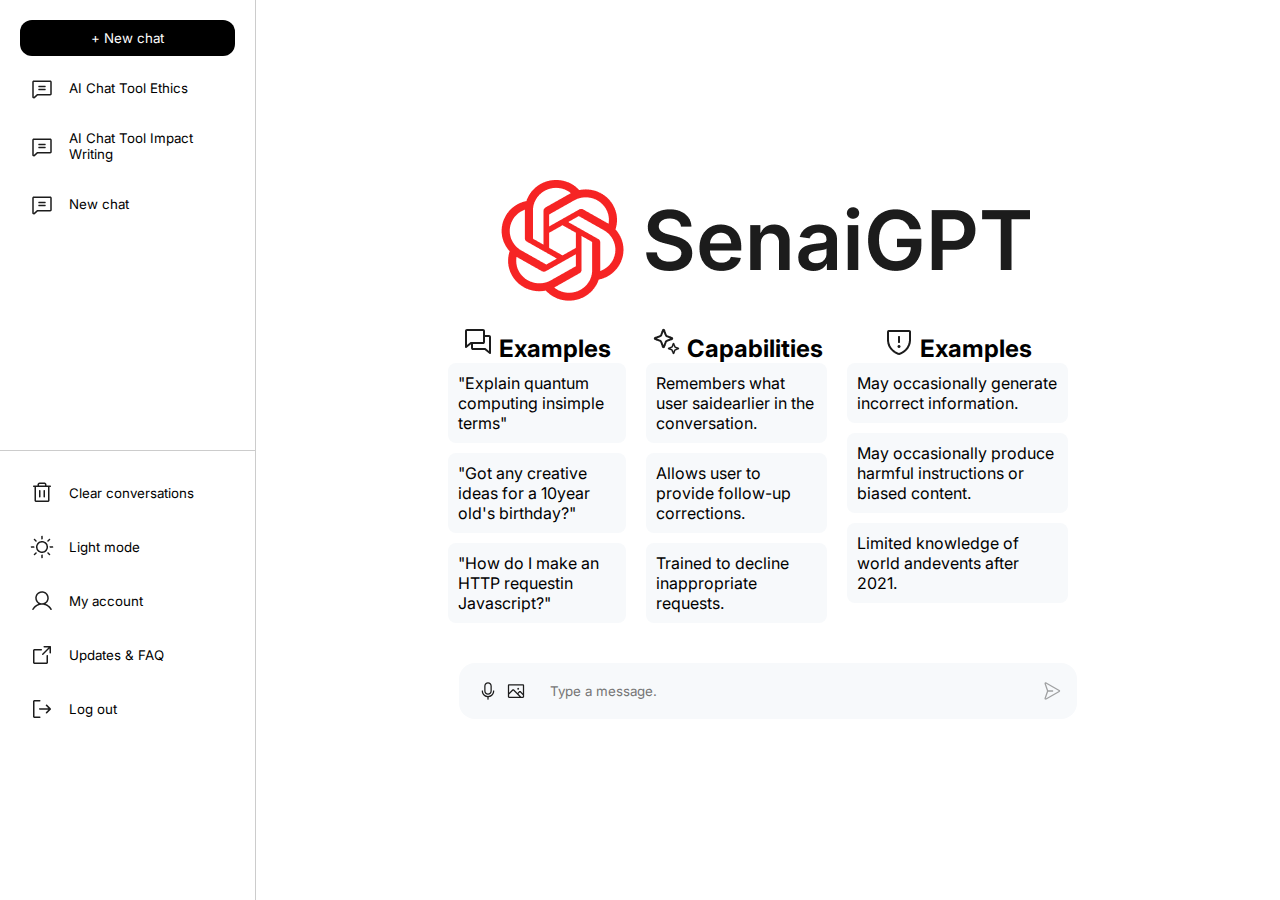
<file: chat/index.html>
<!DOCTYPE html>
<html lang="en">
<head>
    <meta charset="UTF-8">
    <meta name="viewport" content="width=device-width, initial-scale=1.0">
    <title>Chat - SenaiGPT</title>
    <link rel="stylesheet" href="style.css">
    <link rel="stylesheet" href="global.css">
</head>

<body>

    <div class="container">
        
        <header class="left-panel">
    
            <div class="top">
    
                <button class="btn-new-chat">+ New chat</button>
    
                <button class="btn-chat">
                    <img src="./imgs/chat.svg" alt="ícone de chat.">
                    AI Chat Tool Ethics
                </button>
                
                <button class="btn-chat">
                    <img src="./imgs/chat.svg" alt="ícone de chat.">
                    AI Chat Tool Impact Writing
                </button>
                
                <button class="btn-chat">
                    <img src="./imgs/chat.svg" alt="ícone de chat.">
                    New chat
                </button>

            </div>
    
            <div class="bottom">
    
                <button class="btn-chat"> 
                    <img src="./imgs/lixo.png" alt="ícone d lixeira">
                    Clear conversations
                </button>


                <button class="btn-chat">
                   <img src="./imgs/Vector.png" alt="ícone de sol"> 
                    Light mode</button>


                <button class="btn-chat">
                    <img src="./imgs/User.png" alt="ícone de usuario">
                    My account</button>


                <button class="btn-chat">
                    <img src="./imgs/ArrowSquareOut.png" alt="ícone de arrow">
                    Updates & FAQ</button>


                <button class="btn-chat">
                    <img src="./imgs/sair.png" alt="ícone de sair">
                    Log out</button>
                
            </div>
    
        </header>
        
        <main class="central-panel">
    
            <div class="logo">
                <img src="./imgs/Chat.png" alt="Logo do SenaiGPT.">
            </div>
    
            <div class="container">

                <div class="item">

                    <h2>
                        <img src="./imgs/example.svg" alt="Example icon.">
                        Examples
                    </h2>

                    <p>"Explain quantum computing insimple terms"</p>
                    <p>"Got any creative ideas for a 10year old's birthday?"</p>
                    <p>"How do I make an HTTP requestin Javascript?"</p>

                </div>

                <div class="item">

                    <h2>
                        <img src="./imgs/IconSet.png" alt="Example icon.">
                        Capabilities
                    </h2>

                    <p>Remembers what user saidearlier in the conversation.</p>
                    <p>Allows user to provide follow-up corrections.</p>
                    <p>Trained to decline inappropriate requests.</p>

                </div>

                <div class="item">

                    <h2>
                        <img src="./imgs/ShieldWarning.png" alt="Example icon.">
                        Examples
                    </h2>
                    
                    <p>May occasionally generate incorrect information.</p>
                    <p>May occasionally produce harmful instructions or biased content.</p>
                    <p>Limited knowledge of world andevents after 2021.</p>

                </div>

            </div>

            <div class="input-container-1">

                <img src="./imgs/mic.svg" alt="Microphone.">
                <img src="./imgs/img.svg" alt="Image.">
                
                <input placeholder="Type a message." type="text">
                
                <img src="./imgs/send.svg" alt="Send.">

            </div>

        </main>

    </div>

</body>
</html>
</file>
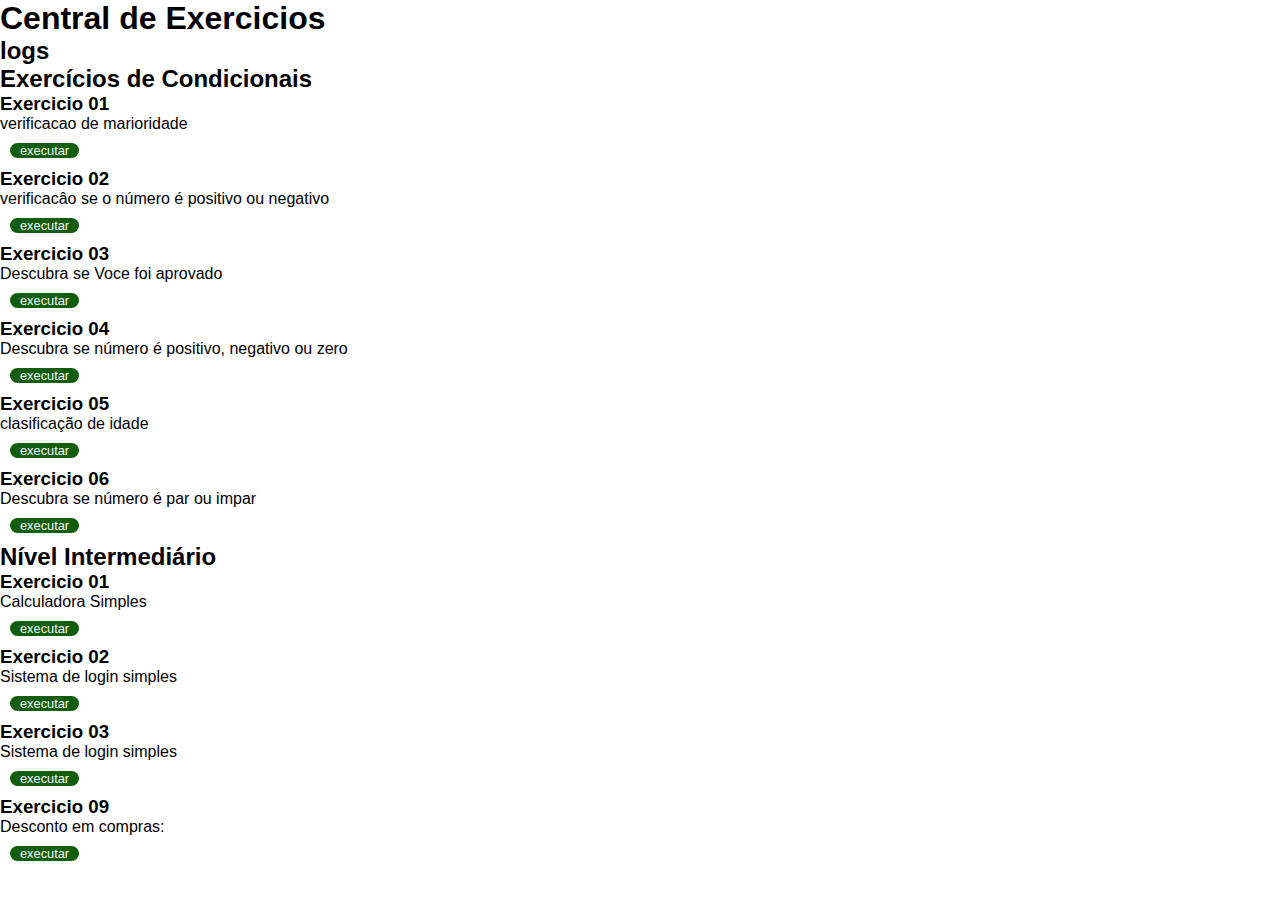
<file: javascripit/index.html>
<!DOCTYPE html>
<html lang="en">
<head>
    <meta charset="UTF-8">
    <meta name="viewport" content="width=device-width, initial-scale=1.0">
    <title>central de exercicios-js</title>
    <link rel="stylesheet" href="style.css">
    <!-- <script src="./condicionais.js"></script> -->
     <!-- <script src = "repeticoes.js"></script> -->
      <script src="./central.js"></script>
    
</head>
<body>
    <h1>Central de Exercicios</h1>

    <h2>logs</h2>
    <div class="logs"></div>
    <h2>Exercícios de Condicionais</h2>

    <h3>Exercicio 01</h3>

<p>verificacao de marioridade</p>

<button onclick=" exercicio01 ()">executar</button>

 <h3>Exercicio 02</h3>

<p>verificacâo se o número é positivo ou negativo </p>

<button onclick=" exercicio02 ()">executar</button>

 <h3>Exercicio 03</h3>

 
<p>Descubra se  Voce foi aprovado </p>

<button onclick=" exercicio03 ()">executar</button>


 <h3>Exercicio 04</h3>

 
<p>Descubra se  número é positivo, negativo ou zero </p>

<button onclick=" exercicio04 ()">executar</button>



 <h3>Exercicio 05</h3>

 
<p>clasificação de idade </p>

<button onclick=" exercicio05 ()">executar</button>



 <h3>Exercicio 06</h3>

 
<p>Descubra se  número é par ou impar </p>

<button onclick=" exercicio06 ()">executar</button>


<h2>Nível Intermediário</h2>


 <h3>Exercicio 01</h3>

 
<p>Calculadora Simples  </p>

<button onclick=" exercicio07 ()">executar</button>



 <h3>Exercicio 02</h3>

 
<p>Sistema de login simples  </p>

<button onclick=" exercicio08()">executar</button>


 <h3>Exercicio 03</h3>

 
<p>Sistema de login simples  </p>

<button onclick=" exercicio09()">executar</button>




 <h3>Exercicio 09</h3>

 
<p>Desconto em compras:  </p>

<button onclick=" exercicio10()">executar</button>





</body>
</html>
</file>
<file: chat/style.css>
.left-panel {

    height: 100vh;
    width: 20vw;
    border-right: 1px solid #ccc;

}

.central-panel {

    height: 90vh;
    width: 80vw;

    display: flex;
    flex-direction: column;
    align-items: center;
    justify-content: flex-start;

}

.central-panel .logo {
    
    margin-top: 20vh;

}

.central-panel .container {

    display: flex;
    max-width: 50vw;
    margin-top: 20px;

}

.central-panel .item {

    display: flex;
    flex-direction: column;
    align-items: center;
    margin-right: 20px;

}

.central-panel item h2 {

    /* margin-bottom: 20px; */

    display: flex; /* Usa o modelo Flexbox para organizar os elementos */
    flex-direction: column; /* Organiza os elementos em colunas */
    align-items: center; /* Cetraliza horizontalmente */

}

.central-panel .item p {

    margin-bottom: 10px;
    padding: 10px;
    background-color: #F7F9FB;
    border-radius: 8px;

}

.container {

    display: flex;

}

.top {

    display: flex;
    flex-direction: column;
    align-items: center;
    padding: 20px;
    height: 50vh;

}

.top .btn-new-chat {

    width: 100%;
    background-color: black;
    padding: 10px;
    color: white;
    border: none;
    border-radius: 12px;
    margin-bottom: 10px;

}

.btn-chat {

    width: 100%;
    background-color: transparent;
    padding: 10px;
    color: black;
    border: none;
    border-radius: 12px;
    margin-bottom: 10px;
    text-align: left;

    display: flex; /* Usa o modelo Flexbox para organizar os elementos */
    flex-direction: row; /* Organiza os elementos em linhas */
    align-items: center; /* Centraliza verticalmente */

}

.btn-chat img {

    margin-right: 15px;

}

.bottom {

    border-top: 1px solid #ccc;
    padding: 20px;

}

.input-container-1 {

    margin-top:30px;
    margin-bottom: 20px;

    display: flex;
    align-items: center;

    border: none;
    background-color: #F7F9FB;

    border-radius: 16px;

    padding-left: 15px;
    padding-right: 15px;

}

.input-container-1 input {

    border: none;
    padding: 20px;
    background-color: transparent;
    width: 40vw;

}

.input-container-2 {

    margin-top: auto;
    margin-bottom: 40px;

}

.input-container-2 input {

    padding: 20px;
    border: none;
    background-color: #F7F9FB;
    border-radius: 16px;
    width: 40vw;

}
</file>
<file: chat/global.css>
@import url('https://fonts.googleapis.com/css2?family=Inter:ital,opsz,wght@0,14..32,100..900;1,14..32,100..900&display=swap');

* {

    padding: 0px;
    margin: 0px;
    box-sizing: border-box;
    font-family: "Inter";

}

.inpt {

    border-radius: 10px; /* Arredonda as bordas */
    padding: 18px; /* Espaçamento interno */
    border: 1px solid #ccc; /* Remove a borda */
    background-color: #F7F9FB; /* Define a cor do fundo */
    width: 377px; /*largura*/
    margin-bottom: 16px;

}

.btn {

    padding: 18px;
    background-color: black;
    color: white;
    border: none; /*altura*/
    width: 377px; /*largura*/
    border-radius: 10px; /* Arredonda as bordas */
    
}

button {

    cursor: pointer;

}
</file>
<file: javascripit/style.css>
*{
    font-family: Arial, Helvetica, sans-serif;
    margin: 0;
    padding: 0;
    box-sizing: border-box;
}

button{
    margin: 10px;
    color: aliceblue;
    background-color: rgb(17, 93, 11);
    border: none;
    border-radius: 20px;
    padding: 0px 10px;
    font-size: 0.8em;
    cursor: pointer;
    transition: all ease .2s;

}

button:hover{
    background-color: blue;
    transform: scale(1.1) rotateZ(2deg);
}

button:active{
    background-color: brown;
}
</file>
